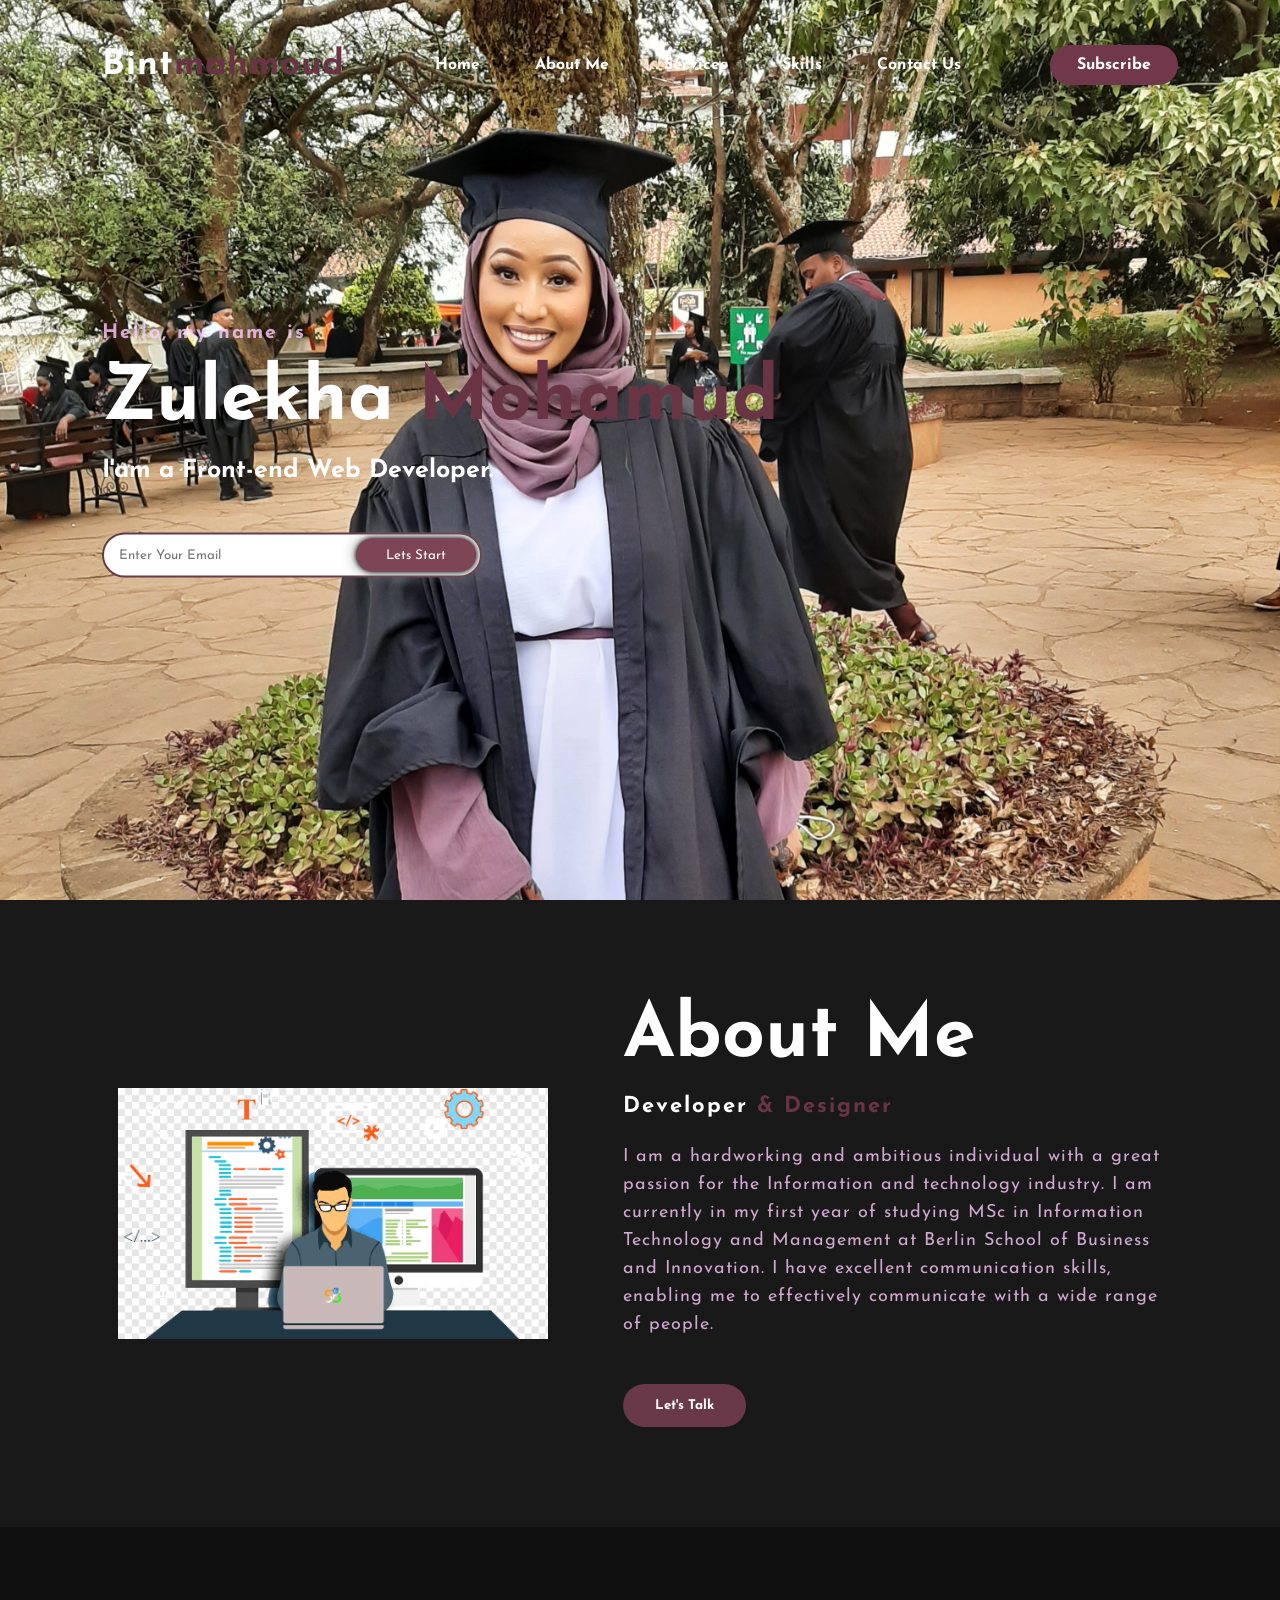
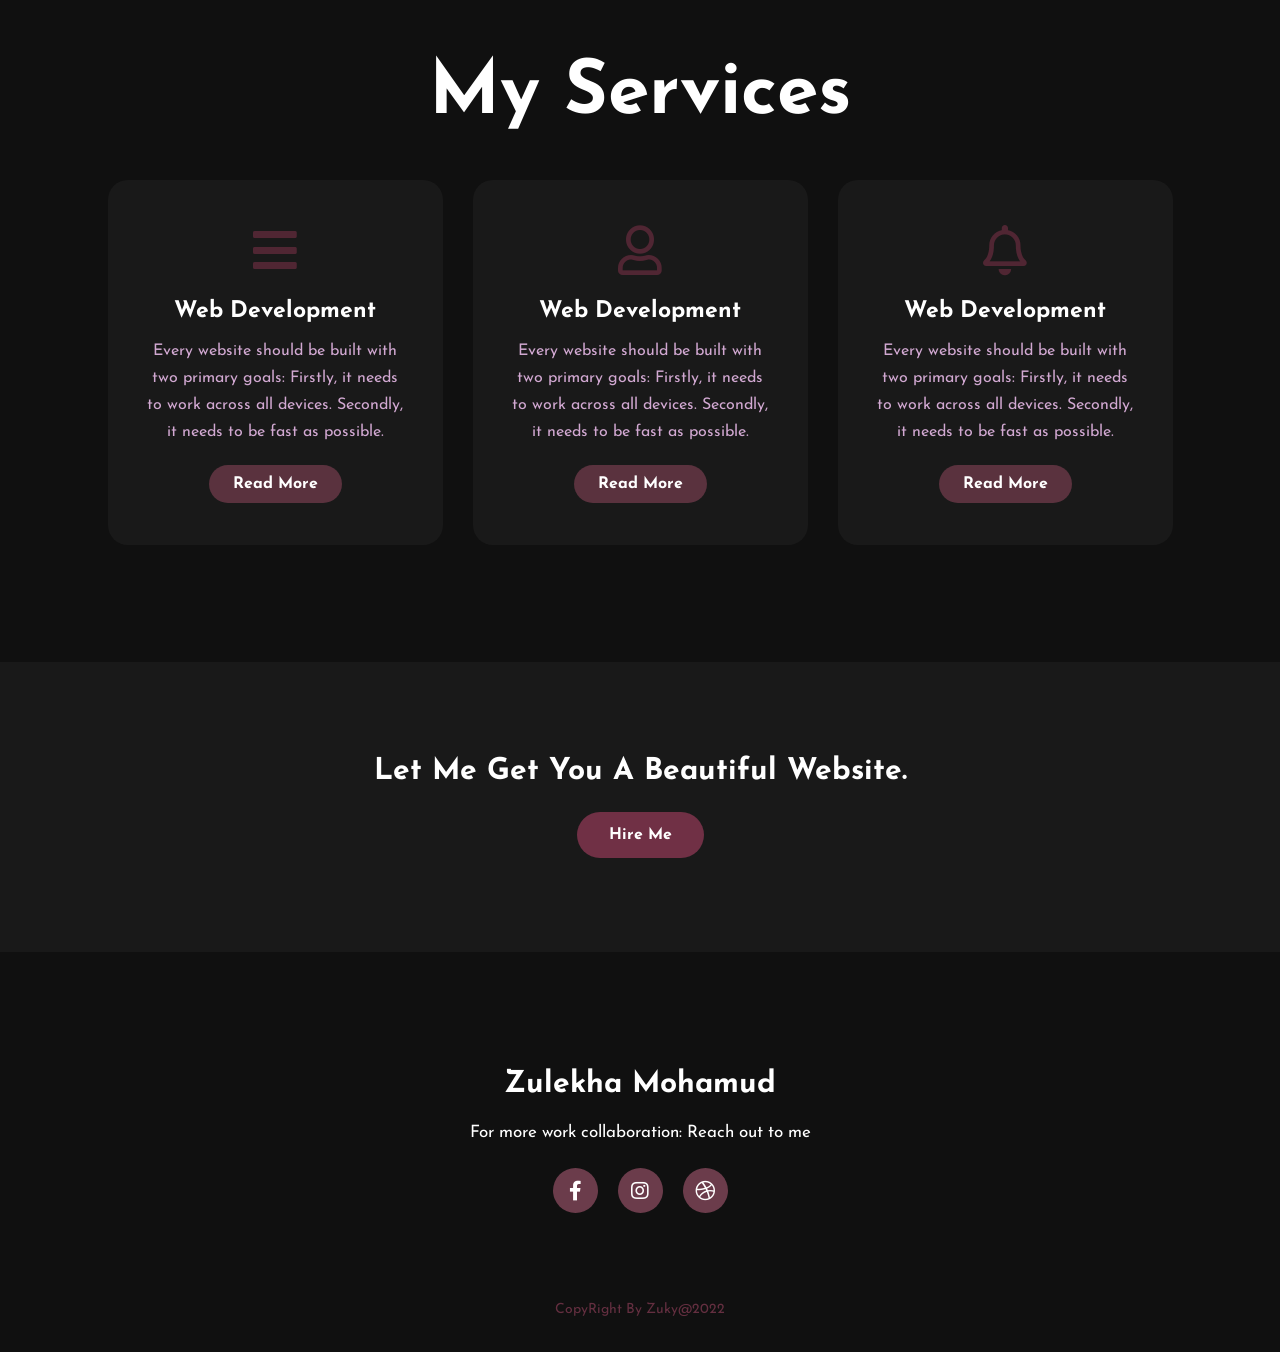
<file: My portfolio/index.html>
<!DOCTYPE html>
<html>
<head>
	<title>Portfolio website</title>
	<link rel="stylesheet" type="text/css" href="css/style.css">

	<link rel="preconnect" href="https://fonts.gstatic.com">
  <link href="https://fonts.googleapis.com/css2?family=Josefin+Sans:ital,wght@0,100;0,200;0,300;0,400;0,500;0,600;0,700;1,100;1,200;1,300;1,400;1,500;1,600;1,700&display=swap" rel="stylesheet">

  <link rel="stylesheet" href="https://cdnjs.cloudflare.com/ajax/libs/font-awesome/5.15.3/css/all.min.css" integrity="sha512-iBBXm8fW90+nuLcSKlbmrPcLa0OT92xO1BIsZ+ywDWZCvqsWgccV3gFoRBv0z+8dLJgyAHIhR35VZc2oM/gI1w==" crossorigin="anonymous" referrerpolicy="no-referrer" />

</head>
<body>
	<!----hero Section start---->

	<div class="hero">
		<nav>
			<h2 class="logo">Bint<span>mahmoud</span></h2>
			<ul>
				<li><a href="#home">Home</a></li>
				<li><a href="#about me">About Me</a></li>
				<li><a href="#services">Services</a></li>
				<li><a href="#skills">Skills</a></li>
				<li><a href="#contact us">Contact Us</a></li>
			</ul>
			<a href="#" class="btn">Subscribe</a>
		</nav>

		<div class="content">
			<h4>Hello, my name is</h4>
			<h1>Zulekha <span>Mohamud</span></h1>
			<h3>I'am a Front-end Web Developer.</h3>
			<div class="comment">
				<form>
					<input type="email" name="email" id="mail" placeholder="Enter Your Email">
					<input type="submit" name="submit" value="Lets Start">
				</form>
			</div>
		</div>
	</div>

	<!----About section start---->
	<section class="about">
		<div class="main">
			<img src="img/main-img.png">
			<div class="about-text">
				<h2>About Me</h2>
				<h5>Developer <span>& Designer</span></h5>
				<p>I am a hardworking and ambitious individual with a great passion for the Information and
					technology industry. I am currently in my first year of studying MSc in Information Technology
					and Management at Berlin School of Business and Innovation. I have excellent communication
					skills, enabling me to effectively communicate with a wide range of people. </p>
				<button type="button">Let's Talk</button>
			</div>
		</div>
	</section>

	<!-----service section start----------->
	<div class="service">
		<div class="title">
			<h2>My Services</h2>
		</div>

		<div class="box">
			<div class="card">
				<i class="fas fa-bars"></i>
				<h5>Web Development</h5>
				<div class="pra">
					<p>Every website should be built with two primary goals: Firstly, it needs to work across all devices. Secondly, it needs to be fast as possible.</p>

					<p style="text-align: center;">
						<a class="button" href="#">Read More</a>
					</p>
				</div>
			</div>

			<div class="card">
				<i class="far fa-user"></i>
				<h5>Web Development</h5>
				<div class="pra">
					<p>Every website should be built with two primary goals: Firstly, it needs to work across all devices. Secondly, it needs to be fast as possible.</p>

					<p style="text-align: center;">
						<a class="button" href="#">Read More</a>
					</p>
				</div>
			</div>

			<div class="card">
				<i class="far fa-bell"></i>
				<h5>Web Development</h5>
				<div class="pra">
					<p>Every website should be built with two primary goals: Firstly, it needs to work across all devices. Secondly, it needs to be fast as possible.</p>

					<p style="text-align: center;">
						<a class="button" href="#">Read More</a>
					</p>
				</div>
			</div>
		</div>
	</div>

	<!------Contact Me------>
	<div class="contact-me">
		<p>Let Me Get You A Beautiful Website.</p>
		<a class="button-two" href="#">Hire Me</a>
	</div>

	<!------footer start--------->
	<footer>
		<p>Zulekha Mohamud</p>
		<p>For more work collaboration: Reach out to me</p>
		<div class="social">
			<a href="#"><i class="fab fa-facebook-f"></i></a>
			<a href="#"><i class="fab fa-instagram"></i></a>
			<a href="#"><i class="fab fa-dribbble"></i></a>
		</div>
		<p class="end">CopyRight By Zuky@2022</p>
	</footer>
</body>
</html>
</file>
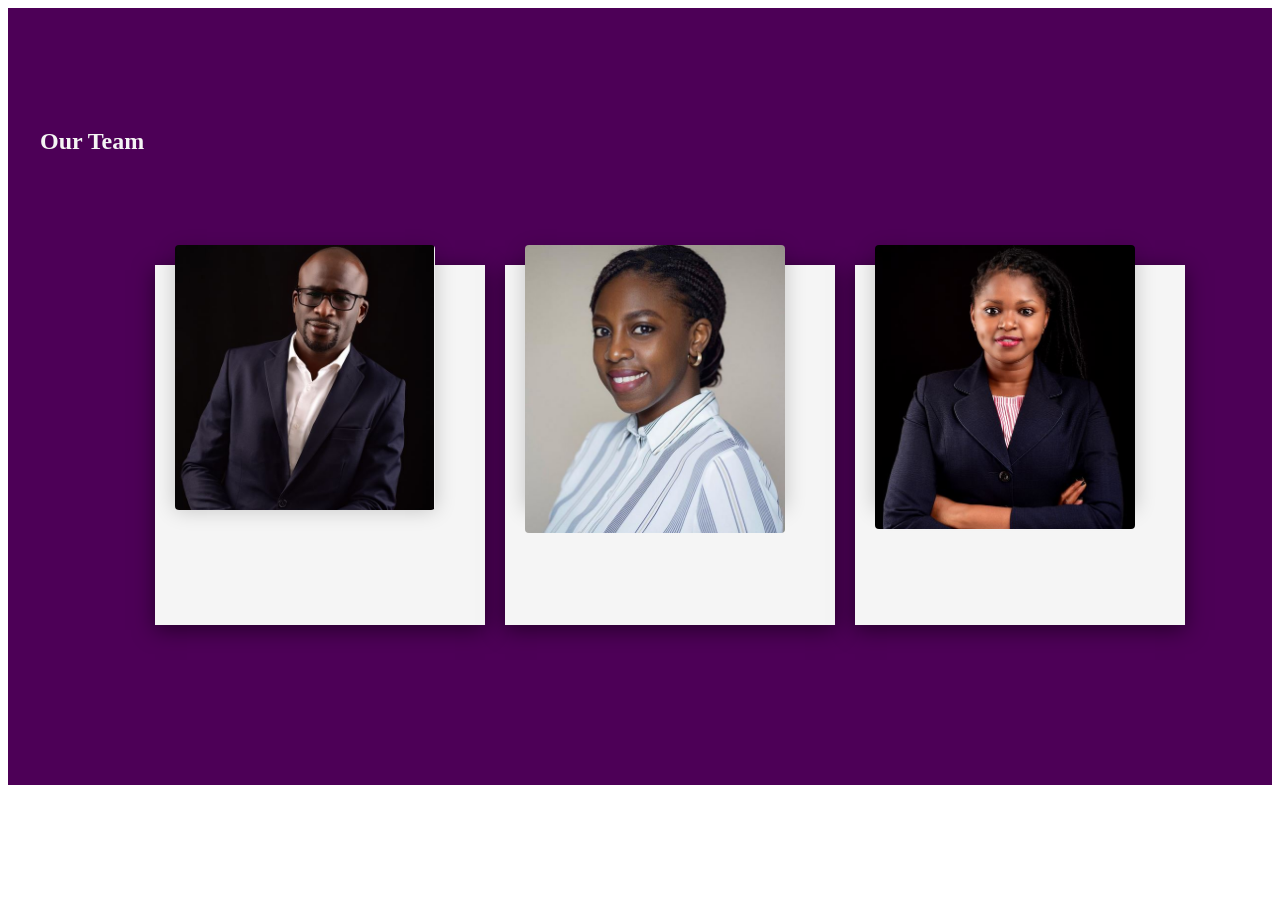
<file: OUR TEAM PAGE/index.html>
<!DOCTYPE html>
<html lang="en">

<head>
  <meta charset="UTF-8">
  <meta name="viewport" content="width=device-width, initial-scale=1.0">
  <link rel="stylesheet" href="style.css">
  <title>OUR TEAM</title>
</head>

<body>

  <!-- Projects Section -->
  <section id="projects" style="background-color: rgb(77, 0, 87);">
    <div class="projects container">
      <div class="projects-header">
        <h1 class="section-title" style="color:whitesmoke;">Our <span style="color:whitesmoke;">Team</span></h1>
      </div>
      <div class="directors">
        <div class="card">
          <div class="imgBx">
            <img src="./img/dir-1.jpg" alt="">
          </div>
          <div class="content">
            <h2>KEN MICHAEL</h2><br>
            <h3 style="font-size:12px;">Senior Associate</h3><br>
            <p>Email: kenmichael@olbs.com
            Practice Area: Criminal Law</p>
          </div>
        </div>
        <div class="card">
          <div class="imgBx">
            <img src="./img/dir-3.jpg" alt="">
          </div>
          <div class="content">
            <h2>JOHN JOHN</h2>
            <h3 style="font-size:12px;">Senior Associate</h3>
            <p>Email: johnjohn@olbs.com
            Practice Area: Corporate Law</p>
          </div>
        </div>
        <div class="card">
          <div class="imgBx">
            <img src="./img/dir-4.jpg" alt="">
          </div>
          <div class="content">
            <h2>JANE BEN</h2>
            <h3 style="font-size:12px;">Position: Associate</h3>
            <p>Email: janeben@olbs.com
            Practice Area: Banking and Finance</p>
          </div>
        </div>
        
      </div>
    </div>
  </section>
  <!-- End Projects Section -->
</body>

</html>
</file>
<file: My portfolio/css/style.css>
*{
	padding: 0;
	margin: 0;
	font-family: 'Josefin Sans', sans-serif;
	box-sizing: border-box;
}
.hero{
	height: 100vh;
	width: 100%;
	background-image: url(../img/background.jpg);
	background-size: cover;
	background-position: center;
}
nav{
	display: flex;
	align-items: center;
	justify-content: space-between;
	padding-top: 45px;
	padding-left: 8%;
	padding-right: 8%;
}
.logo{
	color: white;
	font-size: 35px;
	letter-spacing: 1px;
	cursor: pointer;
}
span{
	color: #693545;
}
nav ul li{
	list-style-type: none;
	display: inline-block;
	padding: 10px  25px;
}
nav ul li a{
	color: white;
	text-decoration: none;
	font-weight: bold;
	text-transform: capitalize;
}
nav ul li a:hover{
	color: #6d4350;
	transition: .4s;
}
.btn{
	background-color:#70384a;
	color: white;
	text-decoration: none;
	border: 2px solid transparent;
	font-weight: bold;
	padding: 10px 25px;
	border-radius: 30px;
	transition: transform .4s; 
}
.btn:hover{
	transform: scale(1.2);
}
.content{
	position: absolute;
	top: 50%;
	left:8%;
	transform: translateY(-50%);
}
h1{
	color: white;
	margin: 20px 0px 20px;
	font-size: 75px;
}
h3{
	color: white;
	font-size: 25px;
	margin-bottom: 50px;
}
h4{
	color: #fcfc;
	letter-spacing: 2px;
	font-size: 20px;
}
.comment form{
	width: 380px;
	max-width: 100%;
	position: relative;
}
.comment form input:first-child{
	display: inline-block;
	width: 100%;
	padding: 14px 130px 14px 15px;
	border: 2px solid #663b49;
	outline: none;
	border-radius: 30px;
}
.comment form input:last-child{
	position: absolute;
	display: inline-block;
	outline: none;
	border: none;
	padding: 10px 30px;
	border-radius: 30px;
	background-color:#7e4557;
	color: white;
	box-shadow: 0px 0px 5px #000, 0px 0px 15px #858585;
	top: 6px;
	right: 6px; 
}

.about{
	width: 100%;
	padding: 100px 0px;
	background-color: #191919;
}
.about img{
	height: auto;
	width: 430px;
	display: inline-block;
	margin: 25px 10px;
}
.about-text{
	width: 550px;
	float:right;
}
.main{
	width: 1130px;
	max-width: 95%;
	margin: 0 auto;
	display: flex;
	align-items: center;
	justify-content: space-around;
}
.about-text h2{
	color: white;
	font-size: 75px;
	text-transform: capitalize;
	margin-bottom: 20px;
}
.about-text h5{
	color: white;
	letter-spacing: 2px;
	font-size: 22px;
	margin-bottom: 25px;
	text-transform: capitalize;
}
.about-text p{
	color: #fcfc;
	letter-spacing: 1px;
	line-height: 28px;
	font-size: 18px;
	margin-bottom: 45px;
}
button{
	background-color:#693949;
	color: white;
	text-decoration: none;
	border: 2px solid transparent;
	font-weight: bold;
	padding: 13px 30px;
	border-radius: 30px;
	transition: .4s; 
}
button:hover{
	background-color: transparent;
	border: 2px solid #744252;
	cursor: pointer;
}

.service{
	background: #101010;
	width: 100%;
	padding: 100px 0px;
}
.title h2{
	color: white;
	font-size: 75px;
	width: 1130px;
	margin: 30px auto;
	text-align: center;
}
.box{
	display: flex;
	justify-content: center;
	align-items: center;
	min-height: 400px;
}
.card{
	height: 365px;
	width: 335px;
	padding: 20px 35px;
	background: #191919;
	border-radius: 20px;
	margin: 15px;
	position: relative;
	overflow: hidden;
	text-align: center;
}
.card i{
	font-size: 50px;
	display: block;
	text-align: center;
	margin: 25px 0px;
	color: #502633;

}
h5{
	color: white;
	font-size: 23px;
	margin-bottom: 15px;
}
.pra p{
	color: #fcfc;
	font-size: 16px;
	line-height: 27px;
	margin-bottom: 25px;
}
.card .button{
	background-color:#5a323e;
	color: white;
	text-decoration: none;
	border: 2px solid transparent;
	font-weight: bold;
	padding: 9px 22px;
	border-radius: 30px;
	transition: .4s; 
}
.card .button:hover{
	background-color: transparent;
	border: 2px solid #633443;
	cursor: pointer;
}
.contact-me{
	width: 100%;
	height: 290px;
	background: #191919;
	display: flex;
	align-items: center;
	flex-direction: column;
	justify-content: center;
}
.contact-me p{
	color: white;
	font-size: 30px;
	font-weight: bold;
	margin-bottom: 25px;
}
.contact-me .button-two{
	background-color:#703045;
	color: white;
	text-decoration: none;
	border: 2px solid transparent;
	font-weight: bold;
	padding: 13px 30px;
	border-radius: 30px;
	transition: .4s; 
}
.contact-me .button-two:hover{
	background-color: transparent;
	border: 2px solid #58333f;
	cursor: pointer;
}
footer{
	position: relative;
	width: 100%;
	height: 400px;
	background: #101010;
	display: flex;
	flex-direction: column;
	align-items: center;
	justify-content: center;
}
footer p:nth-child(1){
	font-size: 30px;
	color: white;
	margin-bottom: 20px;
	font-weight: bold;
}
footer p:nth-child(2){
	color: white;
	font-size: 17px;
	width: 500px;
	text-align: center;
	line-height: 26px;
}
.social{
	display: flex;
}
.social a{
	width: 45px;
	height: 45px;
	display: flex;
	align-items: center;
	justify-content: center;
	background:  #6b3c4b;
	border-radius: 50%;
	margin: 22px 10px;
	color: white;
	text-decoration: none;
	font-size: 20px;
}
.social a:hover{
	transform: scale(1.3);
	transition: .3s;
}
.end{
	position: absolute;
	color:#642f40;
	bottom: 35px;
	font-size: 14px; 
}
</file>
<file: OUR TEAM PAGE/style.css>
/* Projects section */
#projects .projects {
	flex-direction: column;
	max-width: 1200px;
	margin: 0 auto;
	padding: 100px 0;
}
#projects .projects-header h1 {
	margin-bottom: 50px;
}
.directors{
	position:relative;
	width:100%;
	display:flex;
	justify-content:center;
	align-items:center;
	flex-wrap:wrap;
	padding:30px;
	
}
.directors .card{
	position:relative;
	max-width:300px;
	height:280px;
	background:whitesmoke;
	margin:30px 10px;
	padding:40px 15px;
	display:flex;
	flex-direction:column;
	box-shadow:0 5px 20px rgba(0,0,0,0.5);
	transition:0.3s ease-in-out;
}
.directors .card:hover{
	height:480px;
	cursor:pointer;
}
.directors .card .imgBx{
	position:relative;
	width:260px;
	height:260px;
	top:-60px;
	left:5px;
	z-index:1;
	box-shadow:0 5px 20px rgba(0,0,0,0.2);
}
.directors .card .imgBx img{
	max-width:100%;
	border-radius:4px;
}
.directors .card .content{
	position:relative;
	margin-top:-140px;
	padding:10px 15px;
	text-align:center;
	color:rgb(63, 58, 58);
	visibility:hidden;
	opacity:0;
	transition:0.3s ease-in-out;
}
.directors .card .content p,.directors .card .content h2{
	color:rgb(63, 58, 58);
}
.directors .card .content h2{
	font-size:20px;
}
.directors .card .content p{
	font-size:12px;
	font-weight: 500;
}
.directors .card:hover .content{
	visibility: visible;
	opacity:1;
	margin-top:-40px;
	transition-delay:0.3s;
}
/* End Projects section */
</file>
